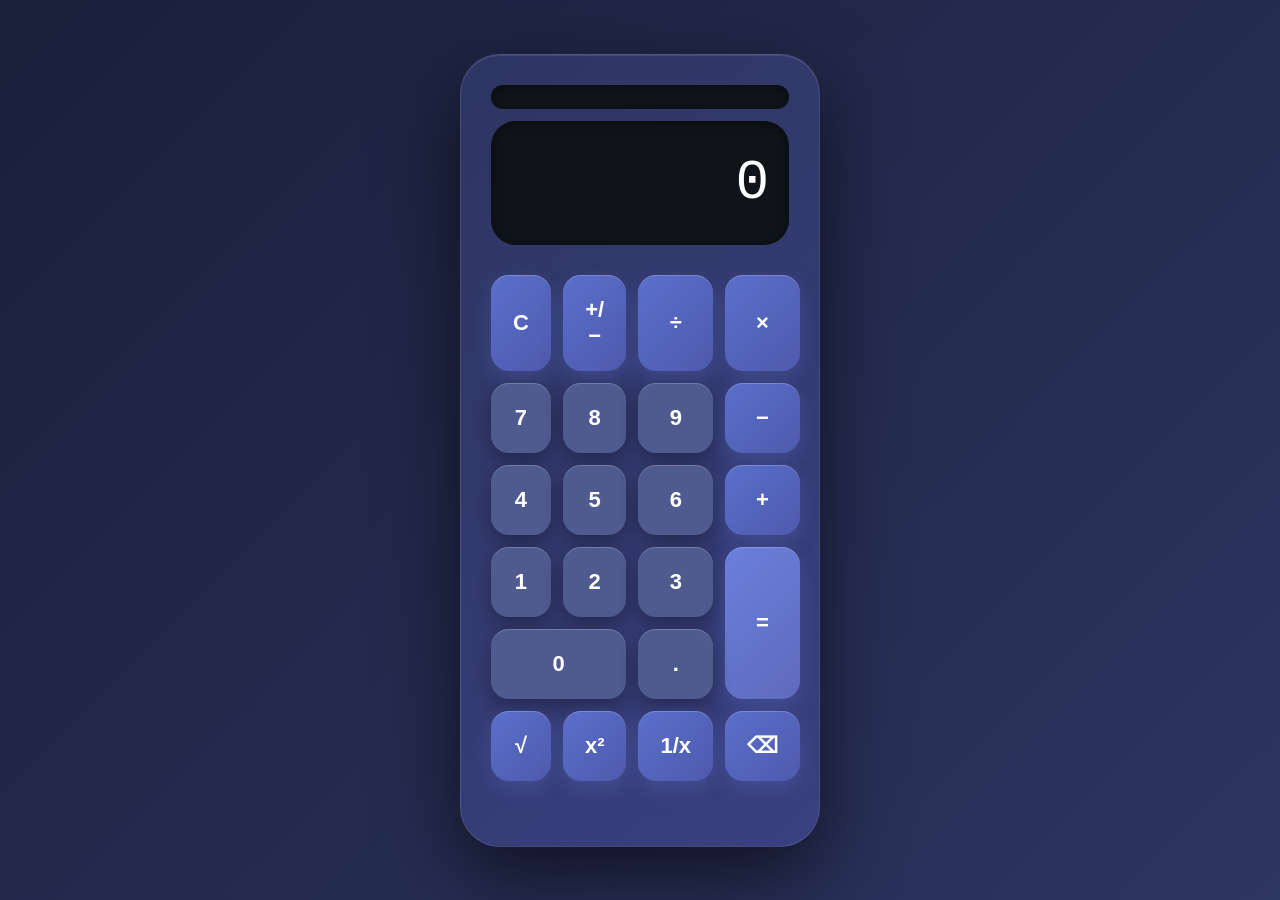
<file: static/index.html>
<!DOCTYPE html>
<html lang="en">
<head>
    <meta charset="UTF-8">
    <meta name="viewport" content="width=device-width, initial-scale=1.0">
    <title>Rechner</title>
    <style>
        * {
            margin: 0;
            padding: 0;
            box-sizing: border-box;
        }

        body {
            font-family: 'Arial', 'Helvetica', sans-serif;
            background: linear-gradient(135deg, #1a1f3a 0%, #2d3561 100%);
            min-height: 100vh;
            display: flex;
            justify-content: center;
            align-items: center;
            padding: 20px;
        }

        .calculator {
            background: linear-gradient(135deg, #2d3561 0%, #3a4080 100%);
            box-shadow: 0 30px 80px rgba(0, 0, 0, 0.6), inset 0 1px 0 rgba(255, 255, 255, 0.1);
            padding: 30px;
            width: 100%;
            max-width: 360px;
            border-radius: 40px;
            border: 1px solid rgba(255, 255, 255, 0.1);
        }

        .formula {
            background: #0f1419;
            padding: 12px 20px;
            margin-bottom: 12px;
            text-align: right;
            font-size: 14px;
            color: #8892b0;
            min-height: 24px;
            border-radius: 20px;
            font-family: 'Courier New', monospace;
            box-shadow: inset 0 2px 8px rgba(0, 0, 0, 0.4);
        }

        .display {
            background: #0f1419;
            padding: 30px 20px;
            margin-bottom: 30px;
            text-align: right;
            font-size: 56px;
            font-weight: 300;
            color: #ffffff;
            word-wrap: break-word;
            word-break: break-all;
            min-height: 90px;
            border-radius: 25px;
            font-family: 'Courier New', monospace;
            box-shadow: inset 0 2px 10px rgba(0, 0, 0, 0.5);
        }

        .buttons {
            display: grid;
            grid-template-columns: repeat(4, 1fr);
            gap: 12px;
        }

        button {
            padding: 22px;
            border: none;
            border-radius: 18px;
            font-size: 22px;
            font-weight: 600;
            cursor: pointer;
            transition: all 0.15s ease;
            background: #4f5a8f;
            color: white;
            box-shadow: 0 8px 20px rgba(0, 0, 0, 0.3), inset 0 1px 0 rgba(255, 255, 255, 0.2);
        }

        button:hover {
            background: #5a6699;
            transform: translateY(-2px);
            box-shadow: 0 10px 28px rgba(0, 0, 0, 0.4), inset 0 1px 0 rgba(255, 255, 255, 0.2);
        }

        button:active {
            transform: translateY(0px);
            box-shadow: 0 4px 10px rgba(0, 0, 0, 0.3), inset 0 1px 0 rgba(255, 255, 255, 0.2);
        }

        .num-btn {
            background: #4f5a8f;
        }

        .num-btn:hover {
            background: #5a6699;
        }

        .op-btn {
            background: linear-gradient(135deg, #5a6fcc 0%, #4f5aac 100%);
            box-shadow: 0 8px 20px rgba(90, 111, 204, 0.3), inset 0 1px 0 rgba(255, 255, 255, 0.2);
        }

        .op-btn:hover {
            background: linear-gradient(135deg, #6a7fdc 0%, #5f6abc 100%);
            box-shadow: 0 10px 28px rgba(90, 111, 204, 0.4), inset 0 1px 0 rgba(255, 255, 255, 0.2);
        }

        .equals-btn {
            background: linear-gradient(135deg, #6a7fdc 0%, #5f6abc 100%);
            color: white;
            grid-column: span 1;
            grid-row: span 2;
            box-shadow: 0 8px 20px rgba(90, 111, 204, 0.3), inset 0 1px 0 rgba(255, 255, 255, 0.2);
        }

        .equals-btn:hover {
            background: linear-gradient(135deg, #7a8fec 0%, #6f7acc 100%);
            box-shadow: 0 10px 28px rgba(90, 111, 204, 0.4), inset 0 1px 0 rgba(255, 255, 255, 0.2);
        }

        .clear-btn {
            background: linear-gradient(135deg, #5a6fcc 0%, #4f5aac 100%);
            color: white;
            grid-column: span 1;
            box-shadow: 0 8px 20px rgba(90, 111, 204, 0.3), inset 0 1px 0 rgba(255, 255, 255, 0.2);
        }

        .clear-btn:hover {
            background: linear-gradient(135deg, #6a7fdc 0%, #5f6abc 100%);
            box-shadow: 0 10px 28px rgba(90, 111, 204, 0.4), inset 0 1px 0 rgba(255, 255, 255, 0.2);
        }

        .func-btn {
            background: linear-gradient(135deg, #5a6fcc 0%, #4f5aac 100%);
            color: white;
            box-shadow: 0 8px 20px rgba(90, 111, 204, 0.3), inset 0 1px 0 rgba(255, 255, 255, 0.2);
        }

        .func-btn:hover {
            background: linear-gradient(135deg, #6a7fdc 0%, #5f6abc 100%);
            box-shadow: 0 10px 28px rgba(90, 111, 204, 0.4), inset 0 1px 0 rgba(255, 255, 255, 0.2);
        }

        .error-msg {
            color: #ff6b6b;
            text-align: center;
            margin-top: 15px;
            min-height: 20px;
            font-size: 14px;
            font-weight: bold;
        }
    </style>
</head>
<body>
    <div class="calculator">
        <div class="formula" id="formula"></div>
        <div class="display" id="display">0</div>
        
        <div class="buttons">
            <!-- Row 1: Clear and advanced functions -->
            <button class="clear-btn" onclick="clearDisplay()">C</button>
            <button class="func-btn" onclick="toggleSign()">+/−</button>
            <button class="op-btn" onclick="appendOperator('/')">÷</button>
            <button class="op-btn" onclick="appendOperator('*')">×</button>
            
            <!-- Row 2: Numbers and basic ops -->
            <button class="num-btn" onclick="appendNumber('7')">7</button>
            <button class="num-btn" onclick="appendNumber('8')">8</button>
            <button class="num-btn" onclick="appendNumber('9')">9</button>
            <button class="op-btn" onclick="appendOperator('-')">−</button>
            
            <!-- Row 3 -->
            <button class="num-btn" onclick="appendNumber('4')">4</button>
            <button class="num-btn" onclick="appendNumber('5')">5</button>
            <button class="num-btn" onclick="appendNumber('6')">6</button>
            <button class="op-btn" onclick="appendOperator('+')">+</button>
            
            <!-- Row 4 -->
            <button class="num-btn" onclick="appendNumber('1')">1</button>
            <button class="num-btn" onclick="appendNumber('2')">2</button>
            <button class="num-btn" onclick="appendNumber('3')">3</button>
            <button class="equals-btn" onclick="calculate()">=</button>
            
            <!-- Row 5: 0, decimal, advanced functions -->
            <button class="num-btn" style="grid-column: span 2;" onclick="appendNumber('0')">0</button>
            <button class="num-btn" onclick="appendNumber('.')">.</button>
            
            <!-- Row 6: Advanced functions -->
            <button class="func-btn" onclick="squareRoot()">√</button>
            <button class="func-btn" onclick="square()">x²</button>
            <button class="func-btn" onclick="reciprocal()">1/x</button>
            <button class="func-btn" onclick="backspace()">⌫</button>
        </div>

        <div class="error-msg" id="errorMsg"></div>
    </div>

    <script>
        let display = document.getElementById('display');
        let formula = document.getElementById('formula');
        let currentValue = '0';
        let firstNumber = null;
        let operation = null;
        let shouldResetDisplay = false;

        function updateDisplay() {
            display.textContent = currentValue;
            document.getElementById('errorMsg').textContent = '';
        }

        function updateFormula() {
            if (firstNumber !== null && operation !== null) {
                formula.textContent = `${firstNumber} ${operation}`;
            } else {
                formula.textContent = '';
            }
        }

        function appendNumber(num) {
            if (shouldResetDisplay) {
                currentValue = num;
                shouldResetDisplay = false;
            } else {
                if (currentValue === '0' && num !== '.') {
                    currentValue = num;
                } else if (num === '.' && currentValue.includes('.')) {
                    return;
                } else {
                    currentValue += num;
                }
            }
            updateDisplay();
        }

        function appendOperator(op) {
            const num = parseFloat(currentValue);
            if (isNaN(num)) {
                document.getElementById('errorMsg').textContent = 'Ungültige Nummer';
                return;
            }

            if (firstNumber !== null && operation !== null && !shouldResetDisplay) {
                calculate();
            } else {
                firstNumber = num;
            }
            operation = op;
            shouldResetDisplay = true;
            updateFormula();
        }

        function clearDisplay() {
            currentValue = '0';
            firstNumber = null;
            operation = null;
            shouldResetDisplay = false;
            updateDisplay();
            updateFormula();
        }

        function backspace() {
            if (currentValue.length > 1) {
                currentValue = currentValue.slice(0, -1);
            } else {
                currentValue = '0';
            }
            updateDisplay();
        }

        function toggleSign() {
            const num = parseFloat(currentValue);
            if (!isNaN(num)) {
                currentValue = String(num * -1);
                updateDisplay();
            }
        }

        function squareRoot() {
            const num = parseFloat(currentValue);
            if (isNaN(num) || num < 0) {
                document.getElementById('errorMsg').textContent = 'Ungültige Operation';
                return;
            }
            currentValue = String(Math.sqrt(num));
            shouldResetDisplay = true;
            updateDisplay();
        }

        function square() {
            const num = parseFloat(currentValue);
            if (isNaN(num)) {
                document.getElementById('errorMsg').textContent = 'Ungültige Operation';
                return;
            }
            currentValue = String(num * num);
            shouldResetDisplay = true;
            updateDisplay();
        }

        function reciprocal() {
            const num = parseFloat(currentValue);
            if (isNaN(num) || num === 0) {
                document.getElementById('errorMsg').textContent = 'Division durch Null';
                return;
            }
            currentValue = String(1 / num);
            shouldResetDisplay = true;
            updateDisplay();
        }

        async function calculate() {
            const secondNumber = parseFloat(currentValue);
            
            if (firstNumber === null || operation === null || isNaN(secondNumber)) {
                document.getElementById('errorMsg').textContent = 'Ungültige Operation';
                return;
            }

            try {
                const response = await fetch('/api/calc', {
                    method: 'POST',
                    headers: {
                        'Content-Type': 'application/json'
                    },
                    body: JSON.stringify({
                        a: firstNumber,
                        b: secondNumber,
                        operation: operation
                    })
                });

                const data = await response.json();

                if (!response.ok) {
                    document.getElementById('errorMsg').textContent = `Fehler: ${data.detail}`;
                    return;
                }

                currentValue = String(data.result);
                firstNumber = null;
                operation = null;
                shouldResetDisplay = true;
                updateDisplay();
                updateFormula();
            } catch (error) {
                document.getElementById('errorMsg').textContent = `Fehler: ${error.message}`;
            }
        }

        // Allow keyboard input
        document.addEventListener('keydown', (e) => {
            if (e.key >= '0' && e.key <= '9') appendNumber(e.key);
            if (e.key === '.') appendNumber('.');
            if (e.key === '+') appendOperator('+');
            if (e.key === '-') appendOperator('-');
            if (e.key === '*') appendOperator('*');
            if (e.key === '/') { e.preventDefault(); appendOperator('/'); }
            if (e.key === 'Enter' || e.key === '=') { e.preventDefault(); calculate(); }
            if (e.key === 'Backspace') { e.preventDefault(); backspace(); }
            if (e.key === 'Escape') clearDisplay();
        });

        updateDisplay();
    </script>
</body>
</html>
</file>
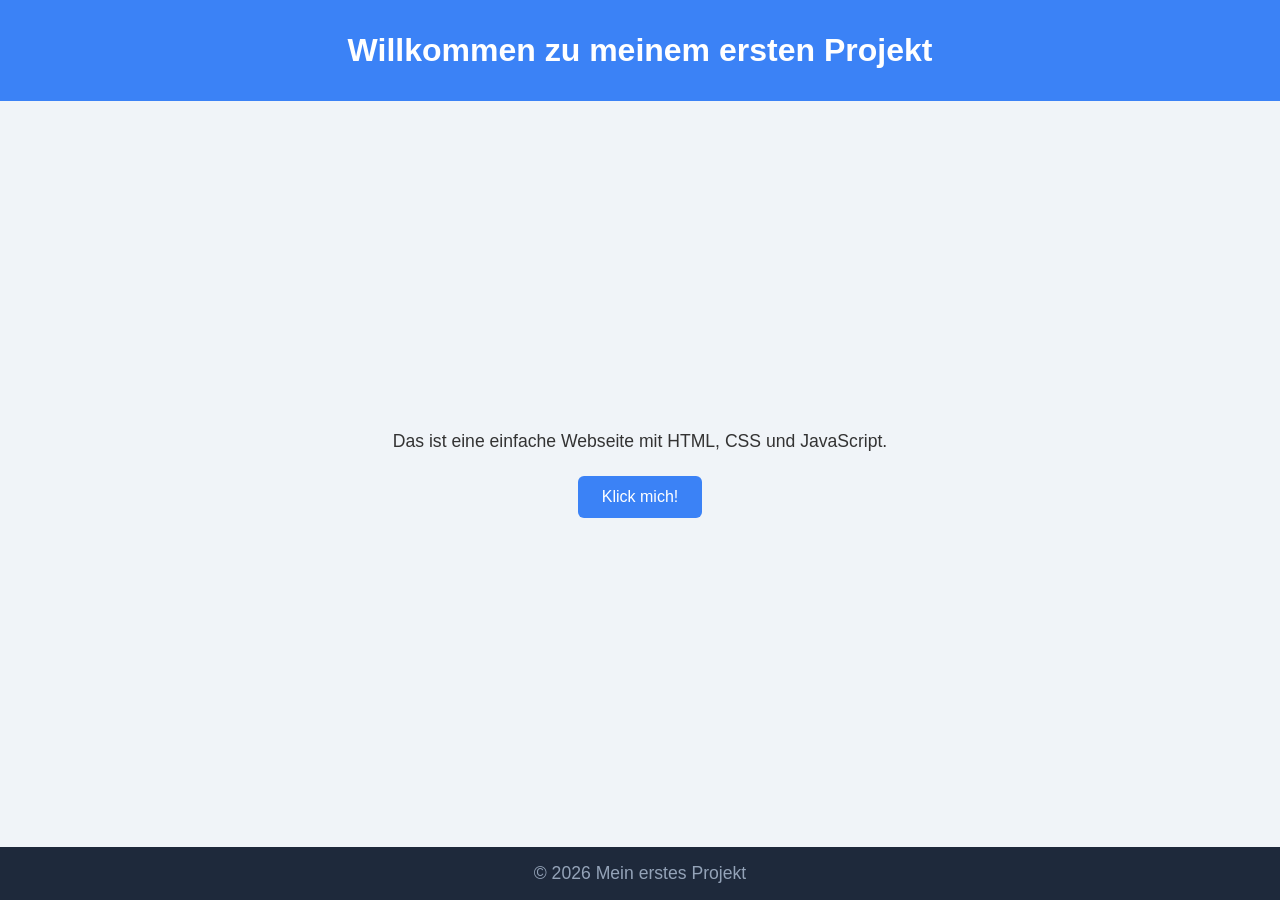
<file: ClaudeCode/mein-erstes-projekt/index.html>
<!DOCTYPE html>
<html lang="de">
<head>
    <meta charset="UTF-8">
    <meta name="viewport" content="width=device-width, initial-scale=1.0">
    <title>Mein erstes Projekt</title>
    <link rel="stylesheet" href="style.css">
</head>
<body>
    <header>
        <h1>Willkommen zu meinem ersten Projekt</h1>
    </header>

    <main>
        <p>Das ist eine einfache Webseite mit HTML, CSS und JavaScript.</p>
        <button id="btn">Klick mich!</button>
    </main>

    <footer>
        <p>&copy; 2026 Mein erstes Projekt</p>
    </footer>

    <script src="script.js"></script>
</body>
</html>
</file>
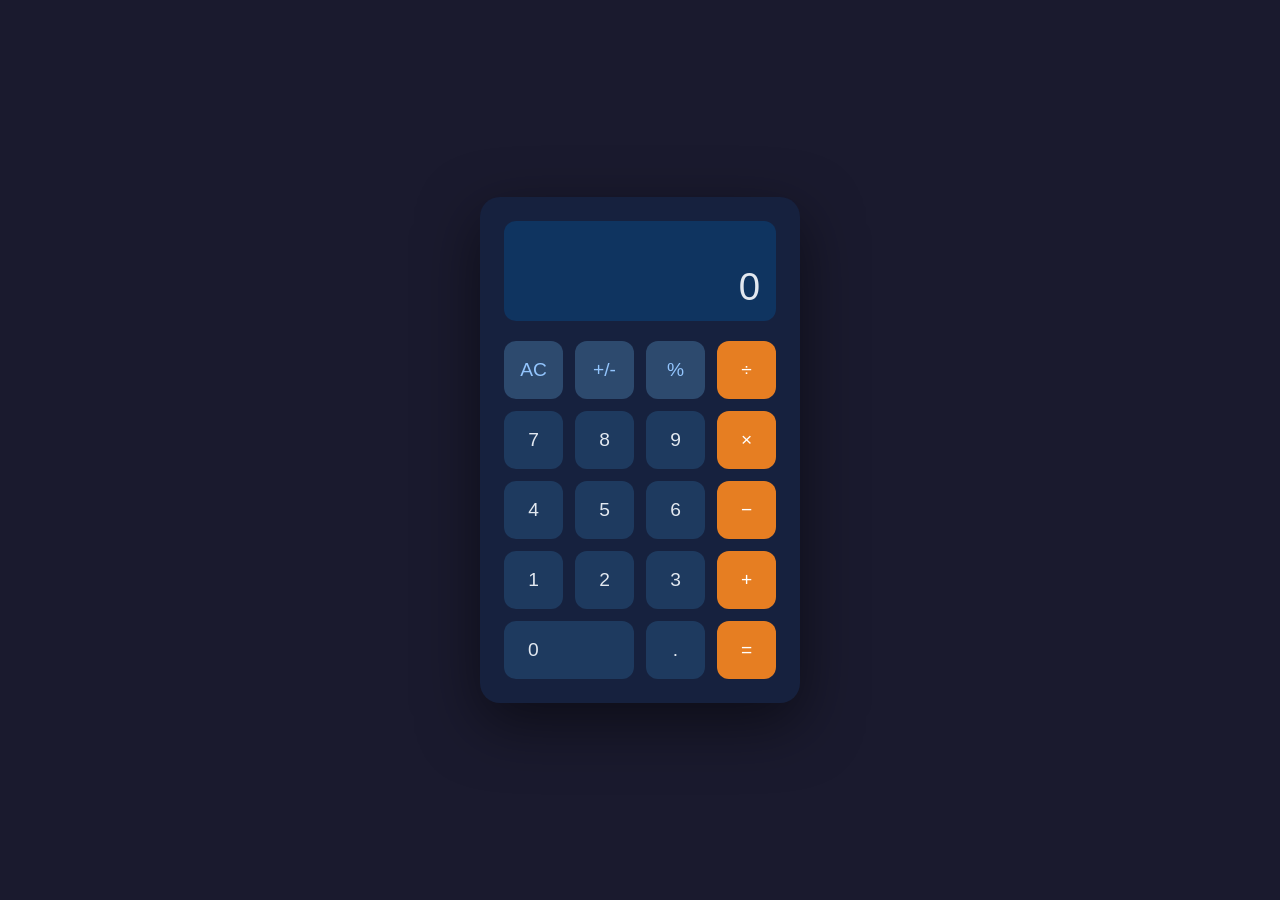
<file: ClaudeCode/taschenrechner/index.html>
<!DOCTYPE html>
<html lang="de">
<head>
    <meta charset="UTF-8">
    <meta name="viewport" content="width=device-width, initial-scale=1.0">
    <title>Taschenrechner</title>
    <link rel="stylesheet" href="style.css">
</head>
<body>
    <div class="calculator">
        <div class="display">
            <div class="expression" id="expression"></div>
            <div class="result" id="result">0</div>
        </div>
        <div class="buttons">
            <button class="btn btn-secondary" onclick="clearAll()">AC</button>
            <button class="btn btn-secondary" onclick="toggleSign()">+/-</button>
            <button class="btn btn-secondary" onclick="percent()">%</button>
            <button class="btn btn-operator" onclick="inputOperator('/')">÷</button>

            <button class="btn" onclick="inputDigit('7')">7</button>
            <button class="btn" onclick="inputDigit('8')">8</button>
            <button class="btn" onclick="inputDigit('9')">9</button>
            <button class="btn btn-operator" onclick="inputOperator('*')">×</button>

            <button class="btn" onclick="inputDigit('4')">4</button>
            <button class="btn" onclick="inputDigit('5')">5</button>
            <button class="btn" onclick="inputDigit('6')">6</button>
            <button class="btn btn-operator" onclick="inputOperator('-')">−</button>

            <button class="btn" onclick="inputDigit('1')">1</button>
            <button class="btn" onclick="inputDigit('2')">2</button>
            <button class="btn" onclick="inputDigit('3')">3</button>
            <button class="btn btn-operator" onclick="inputOperator('+')">+</button>

            <button class="btn btn-zero" onclick="inputDigit('0')">0</button>
            <button class="btn" onclick="inputDot()">.</button>
            <button class="btn btn-equals" onclick="calculate()">=</button>
        </div>
    </div>
    <script src="script.js"></script>
</body>
</html>
</file>
<file: ClaudeCode/mein-erstes-projekt/style.css>
* {
    margin: 0;
    padding: 0;
    box-sizing: border-box;
}

body {
    font-family: Arial, sans-serif;
    background-color: #f0f4f8;
    color: #333;
    display: flex;
    flex-direction: column;
    align-items: center;
    min-height: 100vh;
}

header {
    background-color: #3b82f6;
    color: white;
    width: 100%;
    padding: 2rem;
    text-align: center;
}

main {
    flex: 1;
    display: flex;
    flex-direction: column;
    align-items: center;
    justify-content: center;
    gap: 1.5rem;
    padding: 2rem;
}

p {
    font-size: 1.1rem;
}

button {
    padding: 0.75rem 1.5rem;
    font-size: 1rem;
    background-color: #3b82f6;
    color: white;
    border: none;
    border-radius: 6px;
    cursor: pointer;
}

button:hover {
    background-color: #2563eb;
}

footer {
    background-color: #1e293b;
    color: #94a3b8;
    width: 100%;
    padding: 1rem;
    text-align: center;
    font-size: 0.9rem;
}
</file>
<file: ClaudeCode/taschenrechner/style.css>
* {
    margin: 0;
    padding: 0;
    box-sizing: border-box;
}

body {
    background-color: #1a1a2e;
    display: flex;
    justify-content: center;
    align-items: center;
    min-height: 100vh;
    font-family: Arial, sans-serif;
}

.calculator {
    background-color: #16213e;
    border-radius: 20px;
    padding: 24px;
    box-shadow: 0 20px 60px rgba(0, 0, 0, 0.5);
    width: 320px;
}

.display {
    background-color: #0f3460;
    border-radius: 12px;
    padding: 20px 16px 12px;
    margin-bottom: 20px;
    min-height: 100px;
    display: flex;
    flex-direction: column;
    justify-content: flex-end;
    align-items: flex-end;
    overflow: hidden;
}

.expression {
    color: #94a3b8;
    font-size: 0.9rem;
    min-height: 1.2rem;
    margin-bottom: 4px;
    word-break: break-all;
}

.result {
    color: #e2e8f0;
    font-size: 2.4rem;
    font-weight: 300;
    word-break: break-all;
    transition: font-size 0.1s;
}

.result.small {
    font-size: 1.6rem;
}

.buttons {
    display: grid;
    grid-template-columns: repeat(4, 1fr);
    gap: 12px;
}

.btn {
    background-color: #1e3a5f;
    color: #e2e8f0;
    border: none;
    border-radius: 12px;
    font-size: 1.2rem;
    padding: 18px 0;
    cursor: pointer;
    transition: background-color 0.15s, transform 0.1s;
    user-select: none;
}

.btn:hover {
    background-color: #274d7a;
}

.btn:active {
    transform: scale(0.94);
    background-color: #1a3d63;
}

.btn-secondary {
    background-color: #2d4a6e;
    color: #93c5fd;
}

.btn-secondary:hover {
    background-color: #3a5d87;
}

.btn-operator {
    background-color: #e67e22;
    color: white;
}

.btn-operator:hover {
    background-color: #f39c12;
}

.btn-operator.active {
    background-color: #f39c12;
    color: #1a1a2e;
}

.btn-equals {
    background-color: #e67e22;
    color: white;
}

.btn-equals:hover {
    background-color: #f39c12;
}

.btn-zero {
    grid-column: span 2;
    text-align: left;
    padding-left: 24px;
}
</file>
